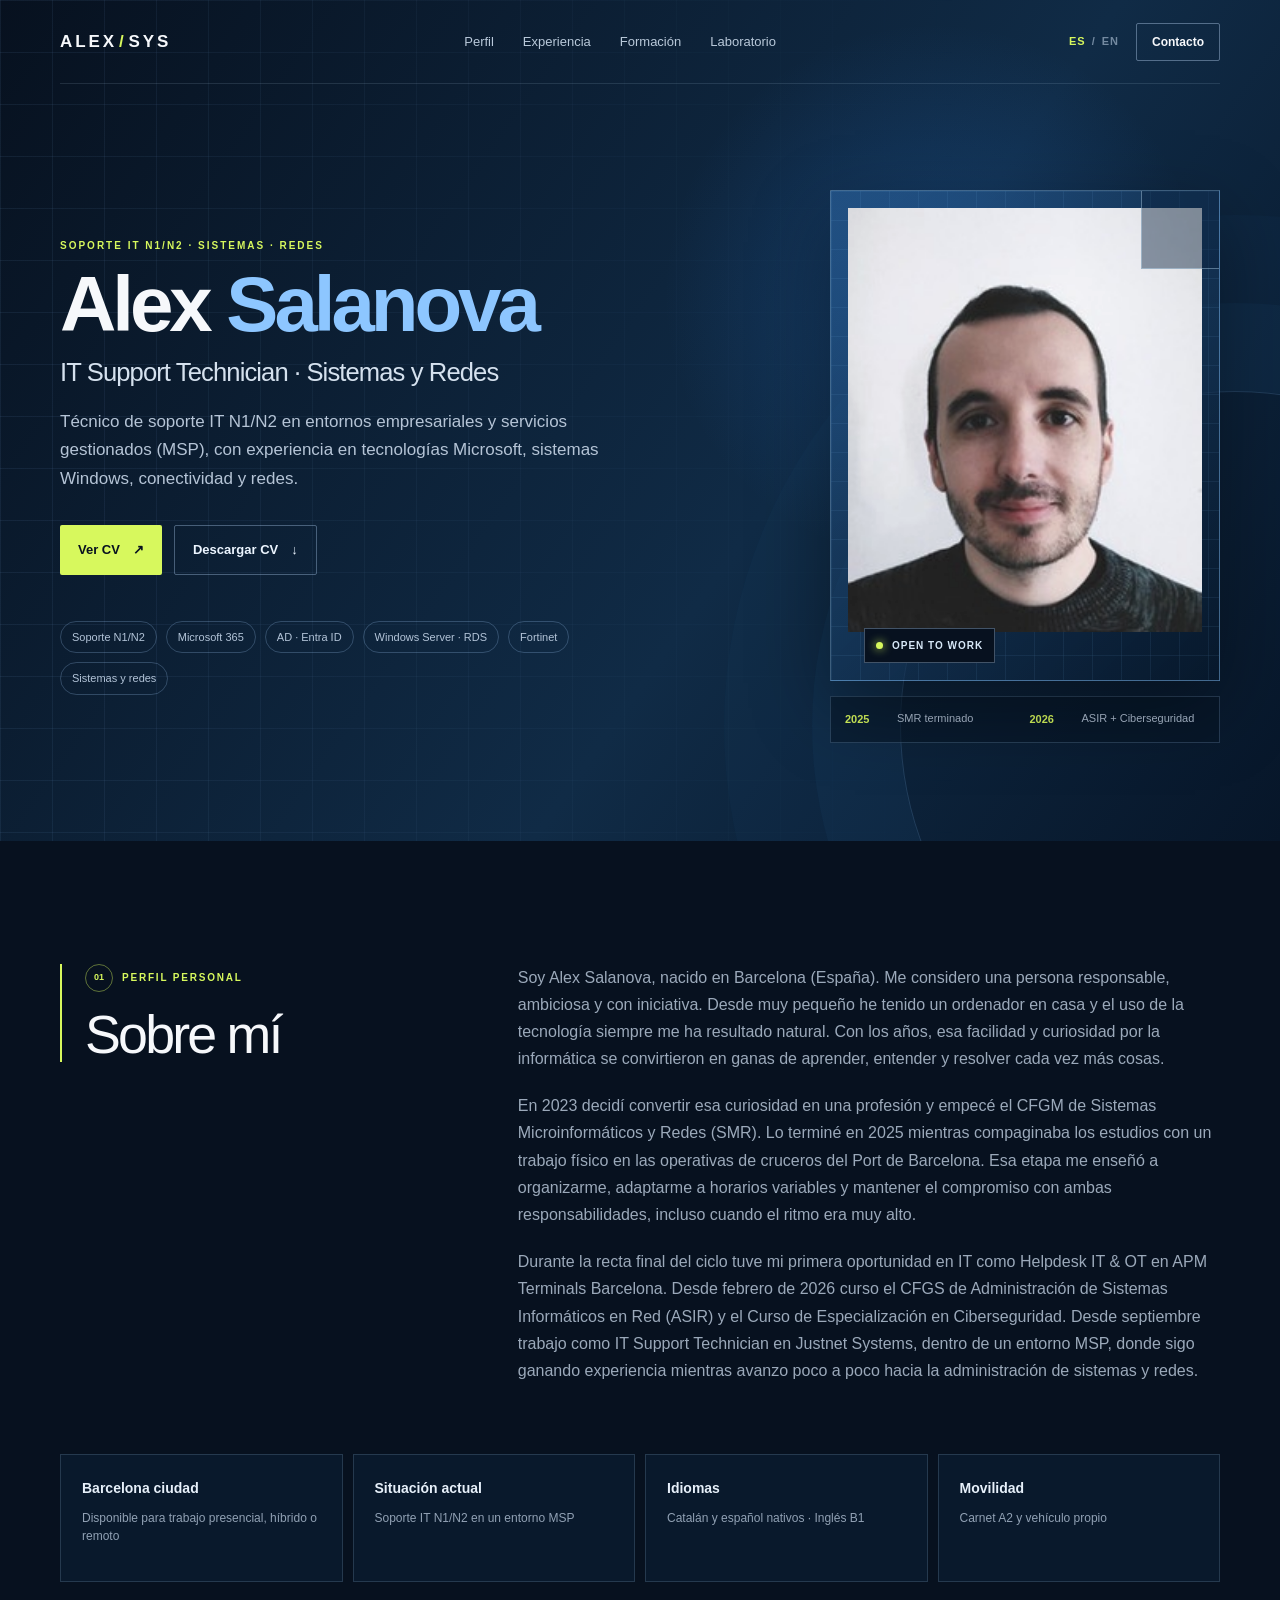
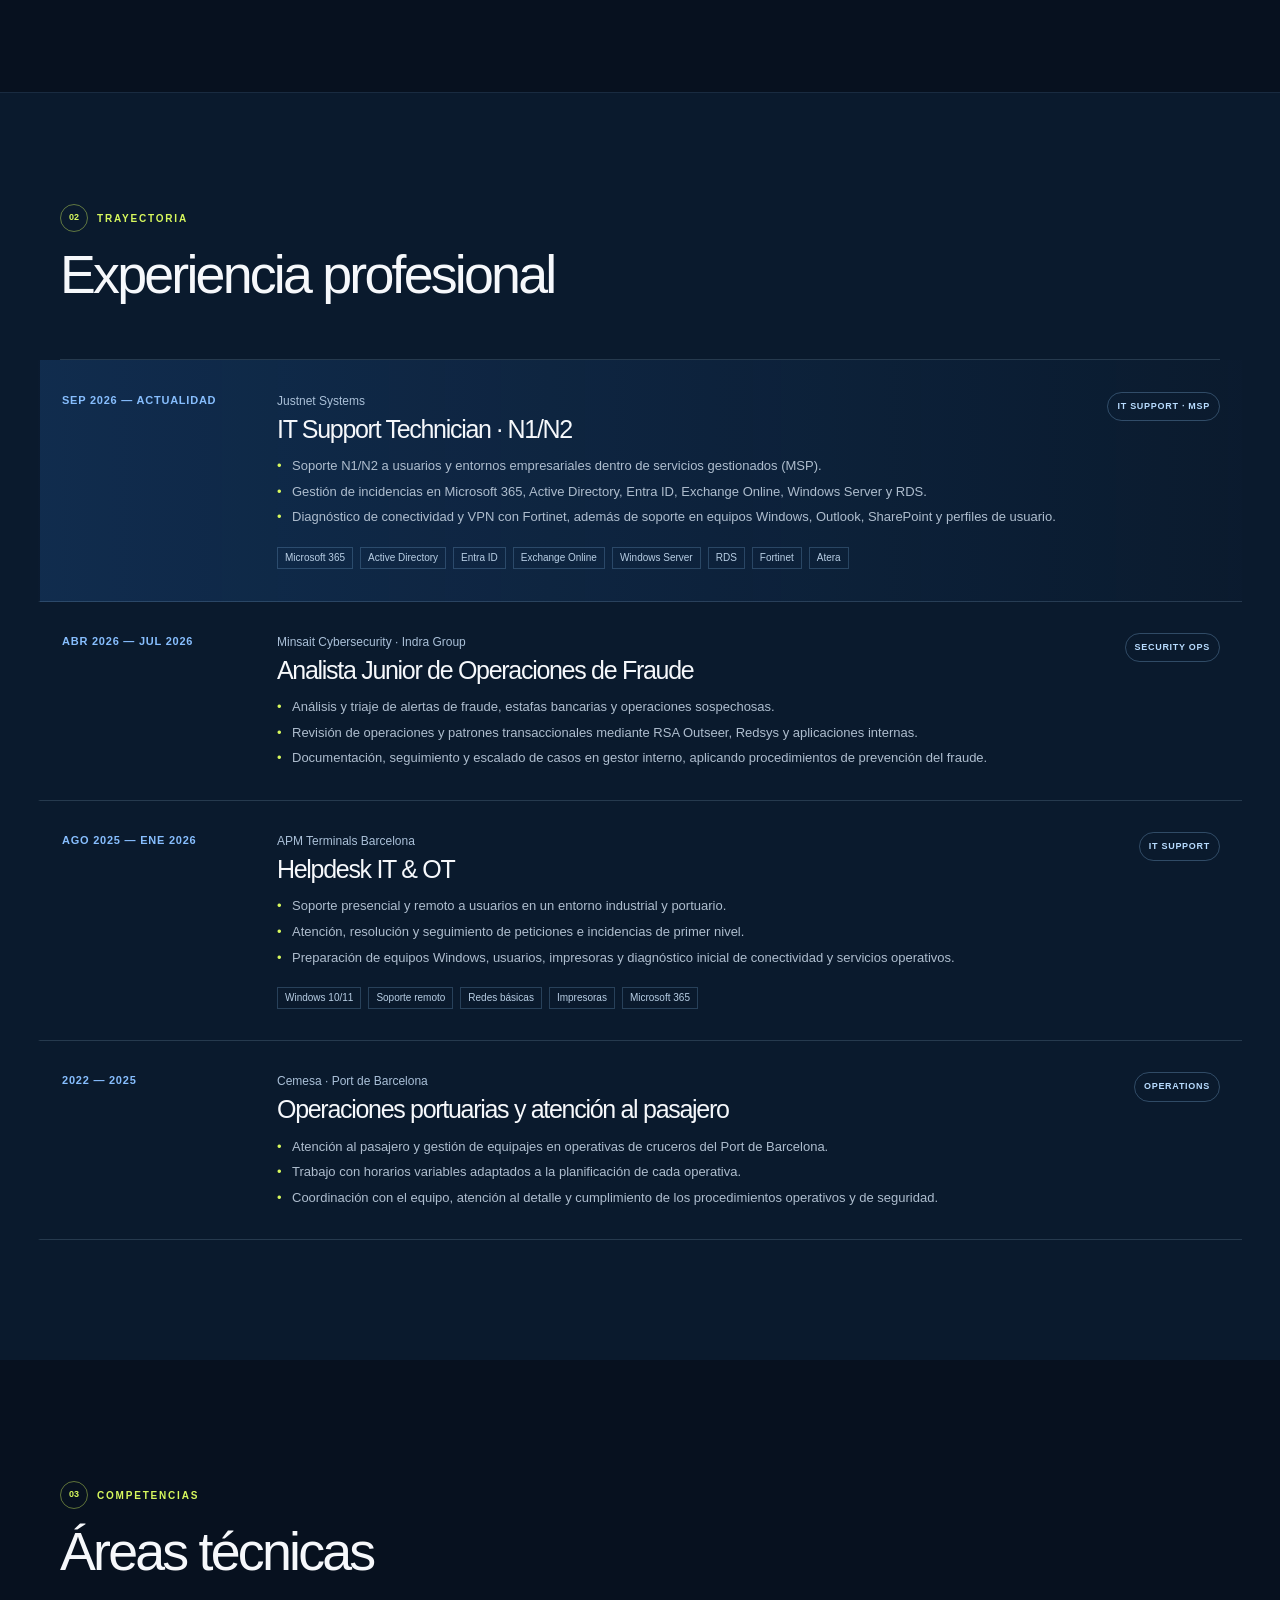
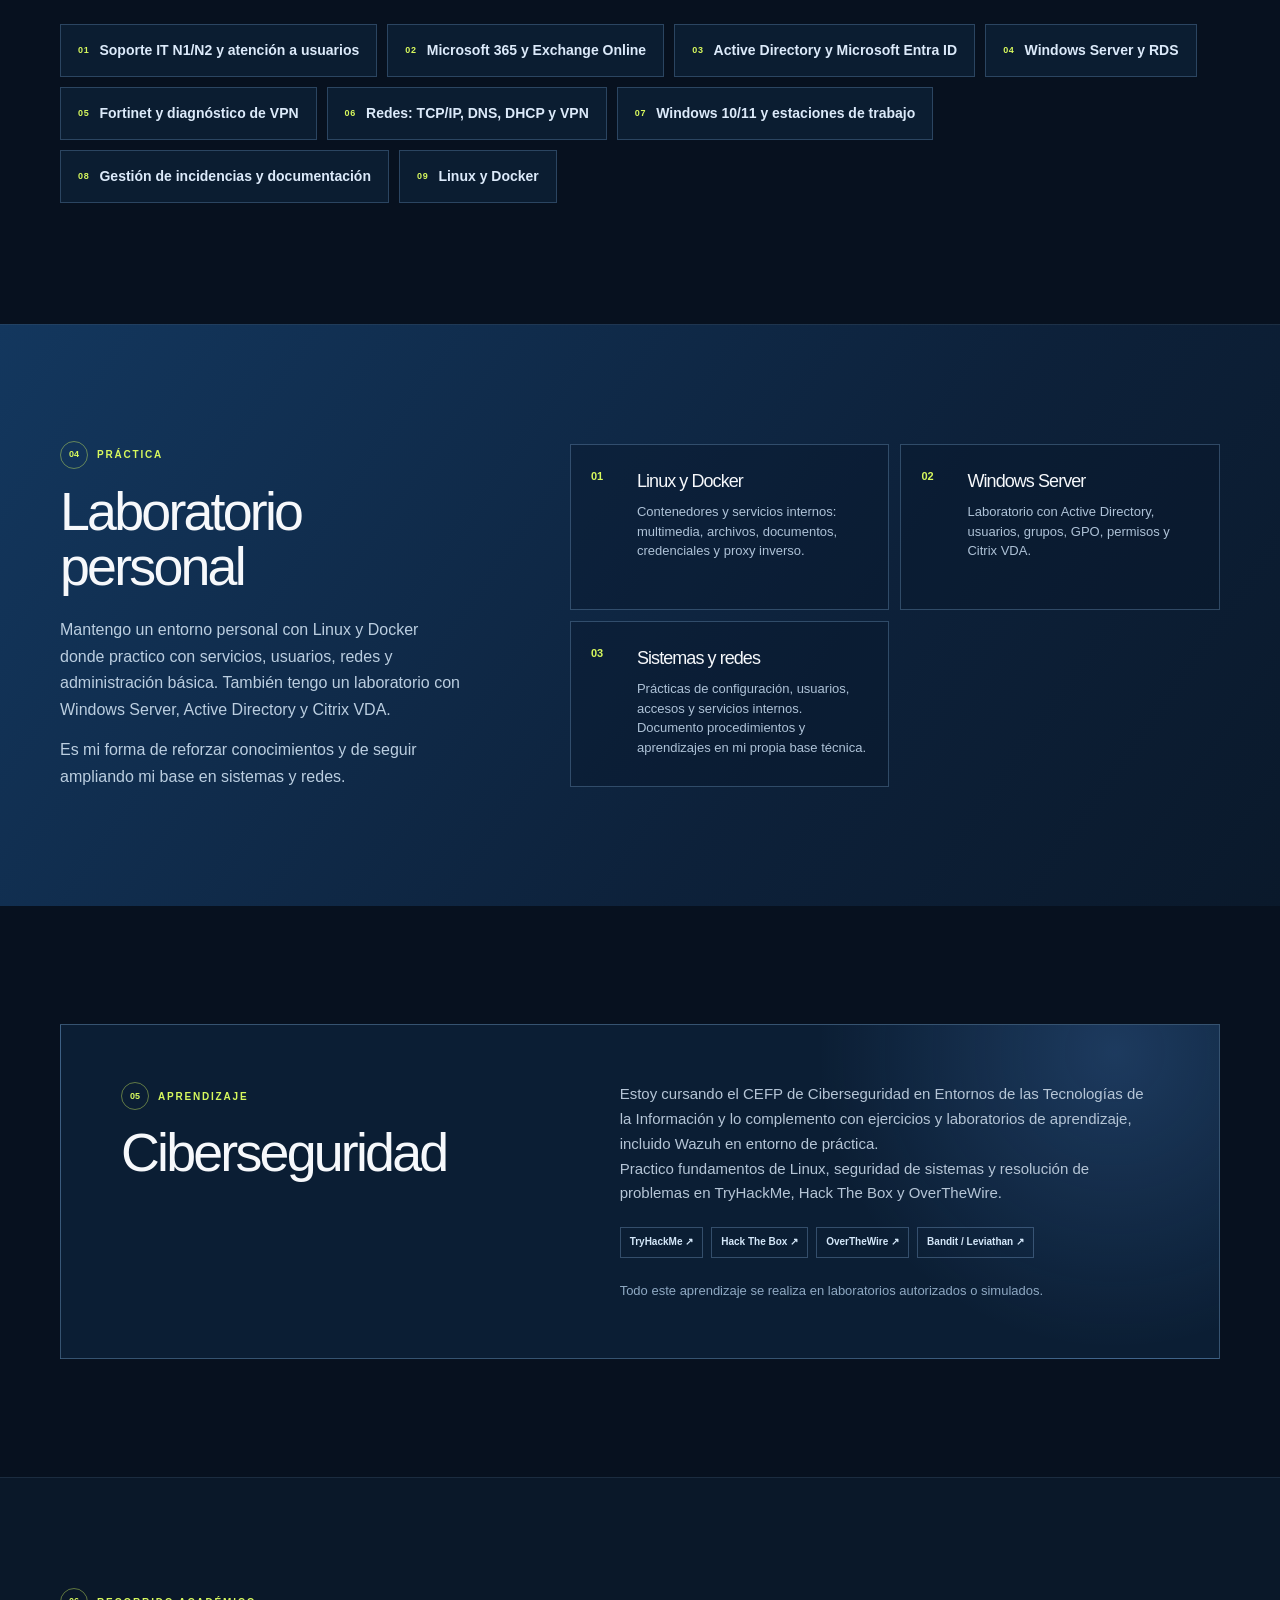
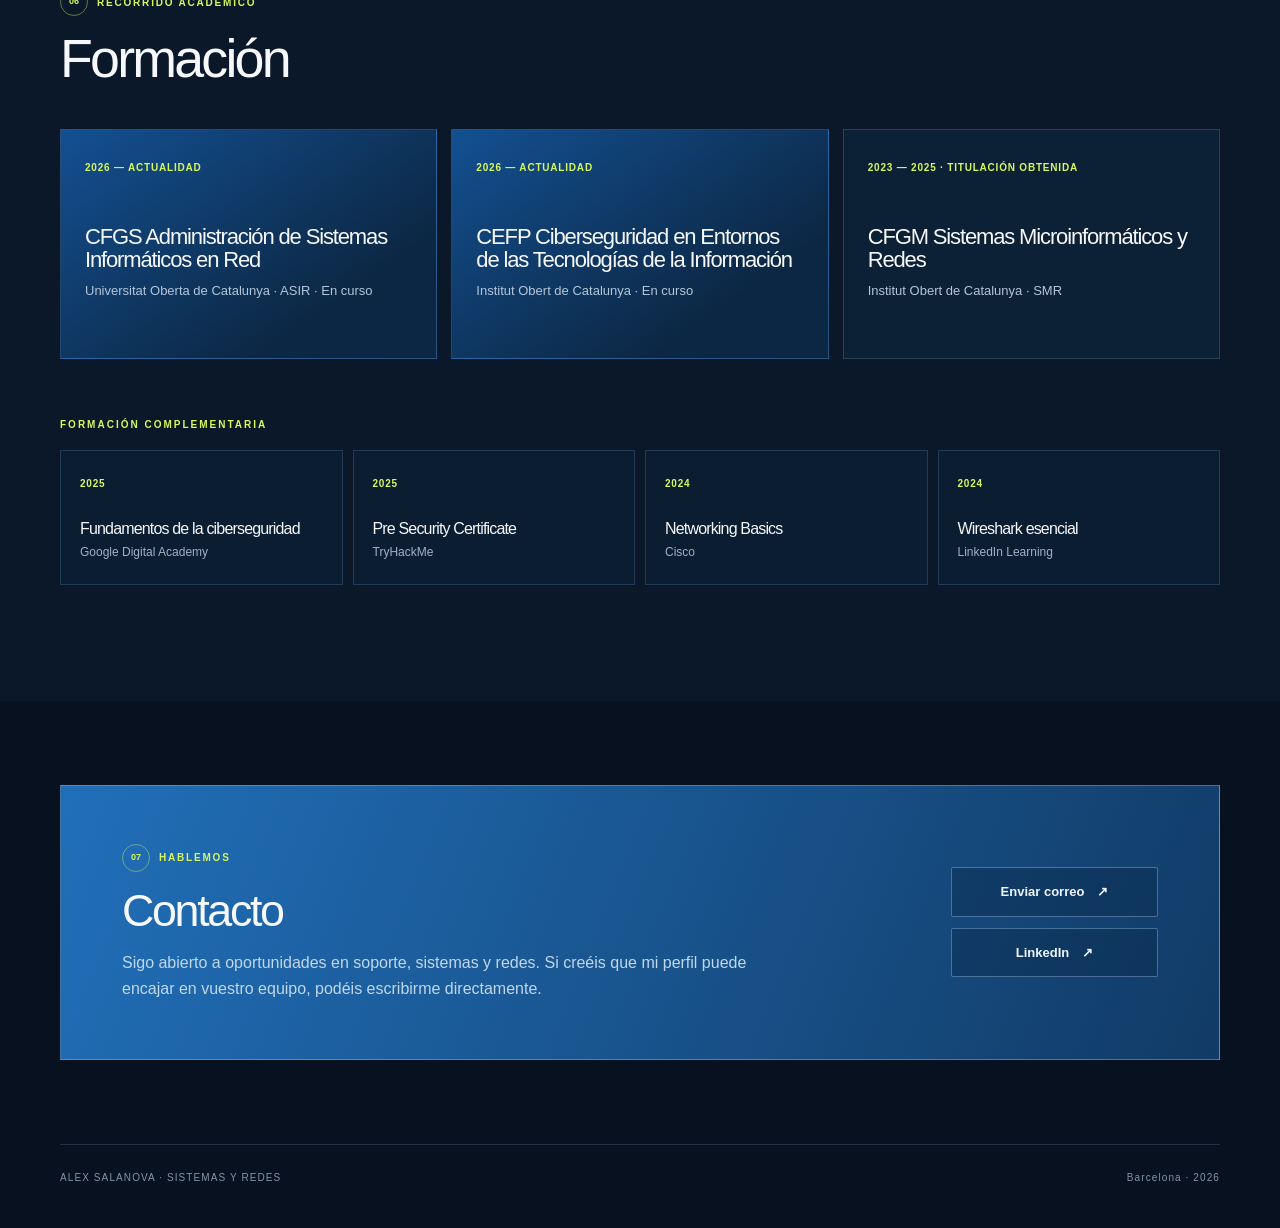
<file: index.html>
<!DOCTYPE html><html lang="es"><head><meta charSet="utf-8"/><meta name="viewport" content="width=device-width, initial-scale=1"/><link rel="preload" href="/alex-salanova.jpg" as="image"/><link rel="stylesheet" href="/assets/site.css"><title>Alex Salanova | Sistemas y Redes</title><meta name="description" content="Portfolio profesional de Alex Salanova, técnico de soporte IT N1/N2 con experiencia en Microsoft 365, Active Directory, Entra ID, Windows Server y redes."/><meta property="og:title" content="Alex Salanova | Sistemas y Redes"/><meta property="og:description" content="Soporte IT N1/N2, Microsoft 365, Active Directory, Windows Server y redes."/><meta property="og:image" content="http://localhost:3003/og.png"/><meta name="twitter:card" content="summary_large_image"/><meta name="twitter:title" content="Alex Salanova | Sistemas y Redes"/><meta name="twitter:description" content="Soporte IT N1/N2, Microsoft 365, Active Directory, Windows Server y redes."/><meta name="twitter:image" content="http://localhost:3003/og.png"/><link rel="shortcut icon" href="/favicon.svg"/><link rel="icon" href="/favicon.svg"/>
</head><body><main lang="es"><section class="hero" id="inicio"><nav class="nav shell" aria-label="Navegación principal"><a class="brand" href="#inicio" aria-label="Ir al inicio">ALEX<span>/</span>SYS</a><div class="nav-links"><a href="#perfil">Perfil</a><a href="#experiencia">Experiencia</a><a href="#formacion">Formación</a><a href="#laboratorio">Laboratorio</a></div><div class="nav-right"><div class="language-switch" aria-label="Cambiar idioma"><a href="/" class="active">ES</a><span>/</span><a href="/en" class="">EN</a></div><a class="nav-cta" href="#contacto">Contacto</a></div></nav><div class="shell hero-grid"><div class="hero-copy"><p class="eyebrow">SOPORTE IT N1/N2 · SISTEMAS · REDES</p><h1 class="hero-name"><span class="name-word name-first"><i class="name-letter" data-letter="A" data-order="0">A</i><i class="name-letter" data-letter="l" data-order="1">l</i><i class="name-letter" data-letter="e" data-order="2">e</i><i class="name-letter" data-letter="x" data-order="3">x</i></span> <span class="name-word name-last"><i class="name-letter" data-letter="S" data-order="4">S</i><i class="name-letter" data-letter="a" data-order="5">a</i><i class="name-letter" data-letter="l" data-order="6">l</i><i class="name-letter" data-letter="a" data-order="7">a</i><i class="name-letter" data-letter="n" data-order="8">n</i><i class="name-letter" data-letter="o" data-order="9">o</i><i class="name-letter" data-letter="v" data-order="10">v</i><i class="name-letter" data-letter="a" data-order="11">a</i></span><small>IT Support Technician · Sistemas y Redes</small></h1><p class="hero-text">Técnico de soporte IT N1/N2 en entornos empresariales y servicios gestionados (MSP), con experiencia en tecnologías Microsoft, sistemas Windows, conectividad y redes.</p><div class="hero-actions"><a class="button primary" href="/cv-alex-salanova-public.pdf" target="_blank" rel="noreferrer">Ver CV<!-- --> <span>↗</span></a><a class="button secondary" href="/cv-alex-salanova-public.pdf" download="">Descargar CV<!-- --> <span>↓</span></a></div><div class="hero-meta"><span>Soporte N1/N2</span><span>Microsoft 365</span><span>AD · Entra ID</span><span>Windows Server · RDS</span><span>Fortinet</span><span>Sistemas y redes</span></div></div><div class="hero-profile" aria-label="Perfil profesional de Alex Salanova"><div class="photo-frame"><div class="photo-grid"></div><img src="/alex-salanova.jpg" alt="Alex Salanova"/><div class="photo-label"><i></i> OPEN TO WORK</div></div><div class="profile-strip"><span>2025</span><p>SMR terminado</p><span>2026</span><p>ASIR + Ciberseguridad</p></div></div></div></section><section class="intro shell" id="perfil"><div class="section-title"><p><span>01</span>PERFIL PERSONAL</p><h2>Sobre mí</h2></div><div class="intro-copy intro-story"><p>Soy Alex Salanova, nacido en Barcelona (España). Me considero una persona responsable, ambiciosa y con iniciativa. Desde muy pequeño he tenido un ordenador en casa y el uso de la tecnología siempre me ha resultado natural. Con los años, esa facilidad y curiosidad por la informática se convirtieron en ganas de aprender, entender y resolver cada vez más cosas.</p><p>En 2023 decidí convertir esa curiosidad en una profesión y empecé el CFGM de Sistemas Microinformáticos y Redes (SMR). Lo terminé en 2025 mientras compaginaba los estudios con un trabajo físico en las operativas de cruceros del Port de Barcelona. Esa etapa me enseñó a organizarme, adaptarme a horarios variables y mantener el compromiso con ambas responsabilidades, incluso cuando el ritmo era muy alto.</p><p>Durante la recta final del ciclo tuve mi primera oportunidad en IT como Helpdesk IT &amp; OT en APM Terminals Barcelona. Desde febrero de 2026 curso el CFGS de Administración de Sistemas Informáticos en Red (ASIR) y el Curso de Especialización en Ciberseguridad. Desde septiembre trabajo como IT Support Technician en Justnet Systems, dentro de un entorno MSP, donde sigo ganando experiencia mientras avanzo poco a poco hacia la administración de sistemas y redes.</p></div><div class="facts-grid" aria-label="Datos profesionales"><div><b>Barcelona ciudad</b><span>Disponible para trabajo presencial, híbrido o remoto</span></div><div><b>Situación actual</b><span>Soporte IT N1/N2 en un entorno MSP</span></div><div><b>Idiomas</b><span>Catalán y español nativos · Inglés B1</span></div><div><b>Movilidad</b><span>Carnet A2 y vehículo propio</span></div></div></section><section class="experience" id="experiencia"><div class="shell"><div class="section-title"><p><span>02</span>TRAYECTORIA</p><h2>Experiencia profesional</h2></div><div class="timeline"><article class="timeline-item featured"><div class="date">SEP 2026 — ACTUALIDAD</div><div class="role"><p>Justnet Systems</p><h3>IT Support Technician · N1/N2</h3><ul><li>Soporte N1/N2 a usuarios y entornos empresariales dentro de servicios gestionados (MSP).</li><li>Gestión de incidencias en Microsoft 365, Active Directory, Entra ID, Exchange Online, Windows Server y RDS.</li><li>Diagnóstico de conectividad y VPN con Fortinet, además de soporte en equipos Windows, Outlook, SharePoint y perfiles de usuario.</li></ul><div class="tool-row" aria-label="Tecnologías de trabajo"><span>Microsoft 365</span><span>Active Directory</span><span>Entra ID</span><span>Exchange Online</span><span>Windows Server</span><span>RDS</span><span>Fortinet</span><span>Atera</span></div></div><span class="timeline-tag">IT SUPPORT · MSP</span></article><article class="timeline-item"><div class="date">ABR 2026 — JUL 2026</div><div class="role"><p>Minsait Cybersecurity · Indra Group</p><h3>Analista Junior de Operaciones de Fraude</h3><ul><li>Análisis y triaje de alertas de fraude, estafas bancarias y operaciones sospechosas.</li><li>Revisión de operaciones y patrones transaccionales mediante RSA Outseer, Redsys y aplicaciones internas.</li><li>Documentación, seguimiento y escalado de casos en gestor interno, aplicando procedimientos de prevención del fraude.</li></ul></div><span class="timeline-tag">SECURITY OPS</span></article><article class="timeline-item"><div class="date">AGO 2025 — ENE 2026</div><div class="role"><p>APM Terminals Barcelona</p><h3>Helpdesk IT &amp; OT</h3><ul><li>Soporte presencial y remoto a usuarios en un entorno industrial y portuario.</li><li>Atención, resolución y seguimiento de peticiones e incidencias de primer nivel.</li><li>Preparación de equipos Windows, usuarios, impresoras y diagnóstico inicial de conectividad y servicios operativos.</li></ul><div class="tool-row" aria-label="Entornos de trabajo"><span>Windows 10/11</span><span>Soporte remoto</span><span>Redes básicas</span><span>Impresoras</span><span>Microsoft 365</span></div></div><span class="timeline-tag">IT SUPPORT</span></article><article class="timeline-item"><div class="date">2022 — 2025</div><div class="role"><p>Cemesa · <!-- -->Port de Barcelona</p><h3>Operaciones portuarias y atención al pasajero</h3><ul><li>Atención al pasajero y gestión de equipajes en operativas de cruceros del Port de Barcelona.</li><li>Trabajo con horarios variables adaptados a la planificación de cada operativa.</li><li>Coordinación con el equipo, atención al detalle y cumplimiento de los procedimientos operativos y de seguridad.</li></ul></div><span class="timeline-tag">OPERATIONS</span></article></div></div></section><section class="skills-section shell"><div class="skills-heading"><div class="section-title"><p><span>03</span>COMPETENCIAS</p><h2>Áreas técnicas</h2></div></div><div class="skill-cloud"><span><i>01</i>Soporte IT N1/N2 y atención a usuarios</span><span><i>02</i>Microsoft 365 y Exchange Online</span><span><i>03</i>Active Directory y Microsoft Entra ID</span><span><i>04</i>Windows Server y RDS</span><span><i>05</i>Fortinet y diagnóstico de VPN</span><span><i>06</i>Redes: TCP/IP, DNS, DHCP y VPN</span><span><i>07</i>Windows 10/11 y estaciones de trabajo</span><span><i>08</i>Gestión de incidencias y documentación</span><span><i>09</i>Linux y Docker</span></div></section><section class="lab-section" id="laboratorio"><div class="shell lab-layout"><div class="lab-copy"><div class="section-title"><p><span>04</span>PRÁCTICA</p><h2>Laboratorio personal</h2></div><p>Mantengo un entorno personal con Linux y Docker donde practico con servicios, usuarios, redes y administración básica. También tengo un laboratorio con Windows Server, Active Directory y Citrix VDA.</p><p>Es mi forma de reforzar conocimientos y de seguir ampliando mi base en sistemas y redes.</p></div><div class="lab-cards"><article><span>01</span><div><h3>Linux y Docker</h3><p>Contenedores y servicios internos: multimedia, archivos, documentos, credenciales y proxy inverso.</p></div></article><article><span>02</span><div><h3>Windows Server</h3><p>Laboratorio con Active Directory, usuarios, grupos, GPO, permisos y Citrix VDA.</p></div></article><article><span>03</span><div><h3>Sistemas y redes</h3><p>Prácticas de configuración, usuarios, accesos y servicios internos. Documento procedimientos y aprendizajes en mi propia base técnica.</p></div></article></div></div></section><section class="cyber-section shell"><div class="cyber-panel"><div><div class="section-title"><p><span>05</span>APRENDIZAJE</p><h2>Ciberseguridad</h2></div></div><div class="cyber-copy"><p>Estoy cursando el CEFP de Ciberseguridad en Entornos de las Tecnologías de la Información y lo complemento con ejercicios y laboratorios de aprendizaje, incluido Wazuh en entorno de práctica.</p><p>Practico fundamentos de Linux, seguridad de sistemas y resolución de problemas en TryHackMe, Hack The Box y OverTheWire.</p><div class="cyber-tags"><a href="https://tryhackme.com/" target="_blank" rel="noreferrer">TryHackMe ↗</a><a href="https://www.hackthebox.com/" target="_blank" rel="noreferrer">Hack The Box ↗</a><a href="https://overthewire.org/wargames/" target="_blank" rel="noreferrer">OverTheWire ↗</a><a href="https://overthewire.org/wargames/" target="_blank" rel="noreferrer">Bandit / Leviathan ↗</a></div><p class="cyber-note">Todo este aprendizaje se realiza en laboratorios autorizados o simulados.</p></div></div></section><section class="education-section" id="formacion"><div class="shell"><div class="section-title"><p><span>06</span>RECORRIDO ACADÉMICO</p><h2>Formación</h2></div><div class="education-grid"><article class="current"><span>2026 — ACTUALIDAD</span><h3>CFGS Administración de Sistemas Informáticos en Red</h3><p>Universitat Oberta de Catalunya · ASIR · <!-- -->En curso</p></article><article class="current"><span>2026 — ACTUALIDAD</span><h3>CEFP Ciberseguridad en Entornos de las Tecnologías de la Información</h3><p>Institut Obert de Catalunya · <!-- -->En curso</p></article><article><span>2023 — 2025 · TITULACIÓN OBTENIDA</span><h3>CFGM Sistemas Microinformáticos y Redes</h3><p>Institut Obert de Catalunya · SMR</p></article></div><div class="course-block"><p class="section-label">FORMACIÓN COMPLEMENTARIA</p><div class="course-list"><article><span>2025</span><h3>Fundamentos de la ciberseguridad</h3><p>Google Digital Academy</p></article><article><span>2025</span><h3>Pre Security Certificate</h3><p>TryHackMe</p></article><article><span>2024</span><h3>Networking Basics</h3><p>Cisco</p></article><article><span>2024</span><h3>Wireshark esencial</h3><p>LinkedIn Learning</p></article></div></div></div></section><section class="contact-section" id="contacto"><div class="shell contact-card"><div><div class="section-title compact"><p><span>07</span>HABLEMOS</p><h2>Contacto</h2></div><p>Sigo abierto a oportunidades en soporte, sistemas y redes. Si creéis que mi perfil puede encajar en vuestro equipo, podéis escribirme directamente.</p></div><div class="contact-actions"><a class="button primary" href="https://mail.google.com/mail/?view=cm&amp;fs=1&amp;to=alex.salanova%40gmail.com" target="_blank" rel="noreferrer">Enviar correo<!-- --> <span>↗</span></a><a class="button secondary" href="https://www.linkedin.com/in/alex-salanova" target="_blank" rel="noreferrer">LinkedIn <span>↗</span></a></div></div></section><footer class="shell footer"><span>ALEX SALANOVA · <!-- -->SISTEMAS Y REDES</span><span>Barcelona · 2026</span></footer></main><script src="/hero-interactions.js" defer></script></body></html>
</file>
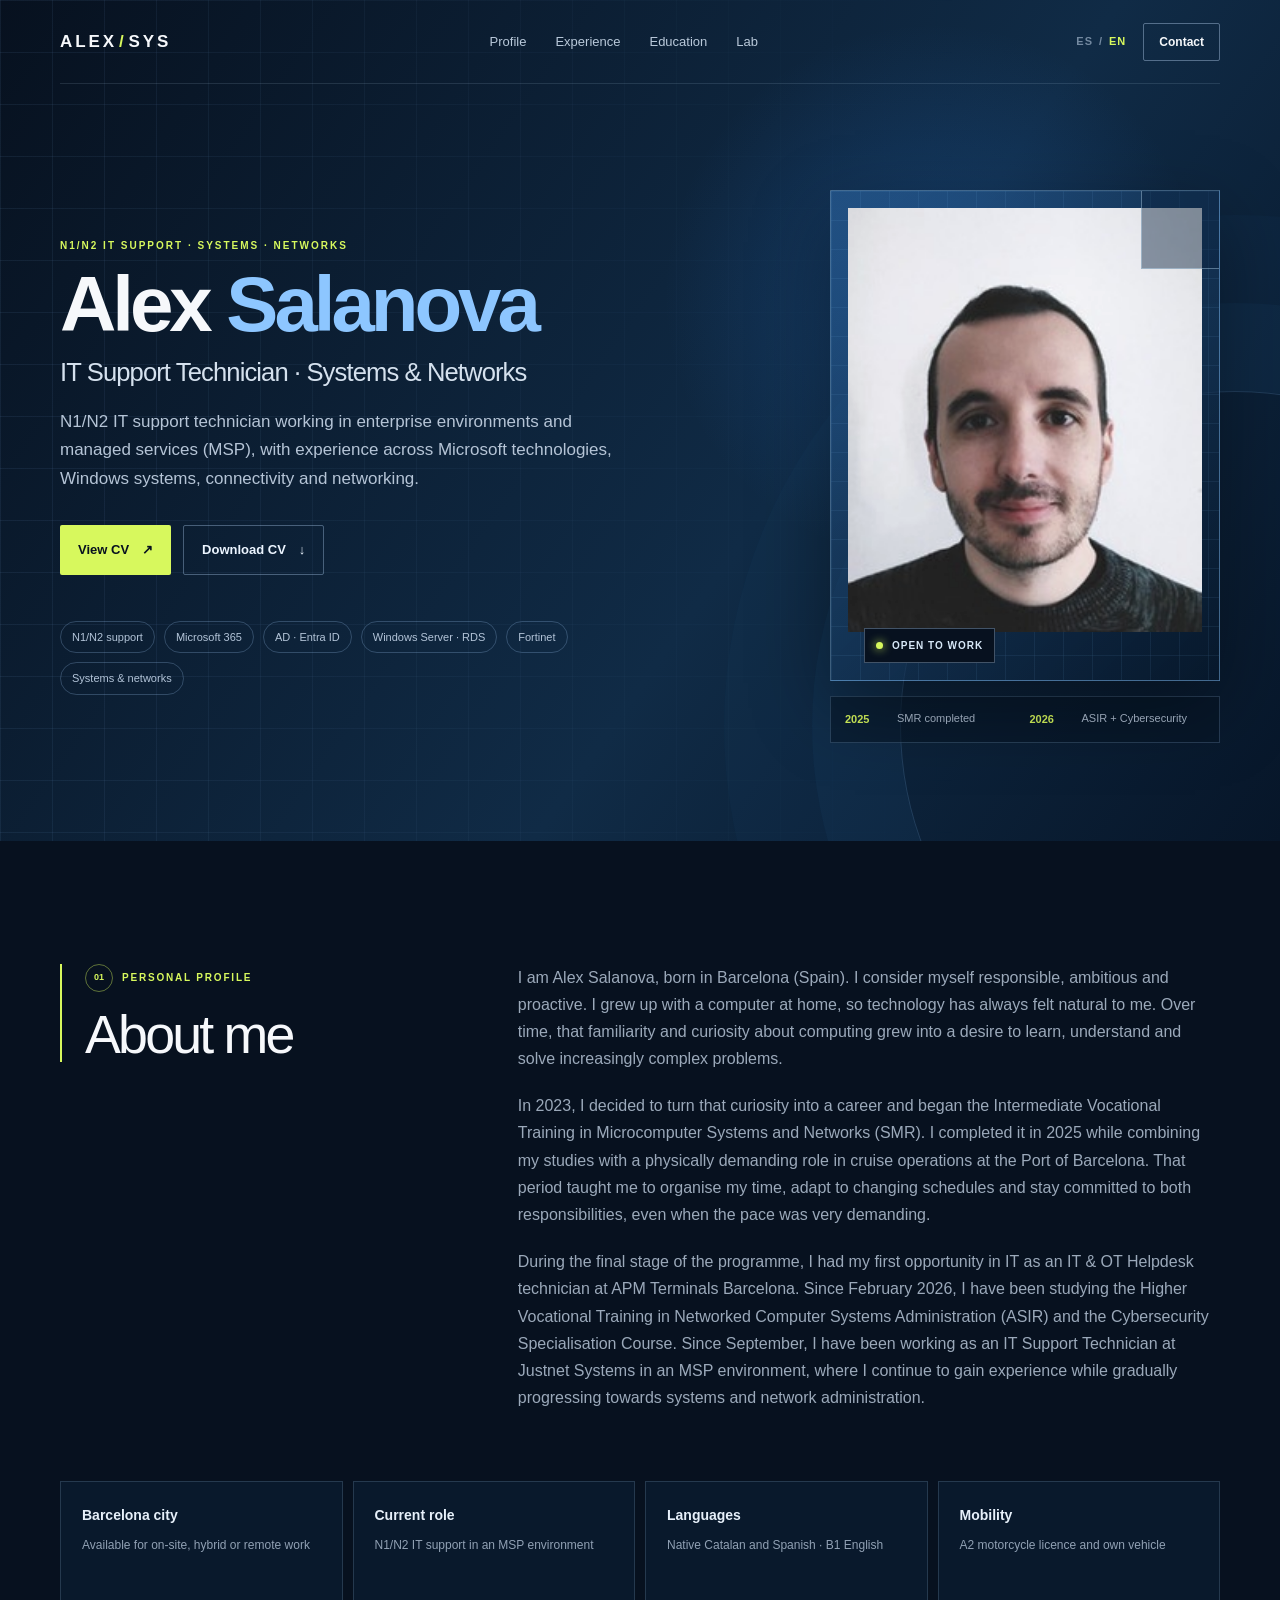
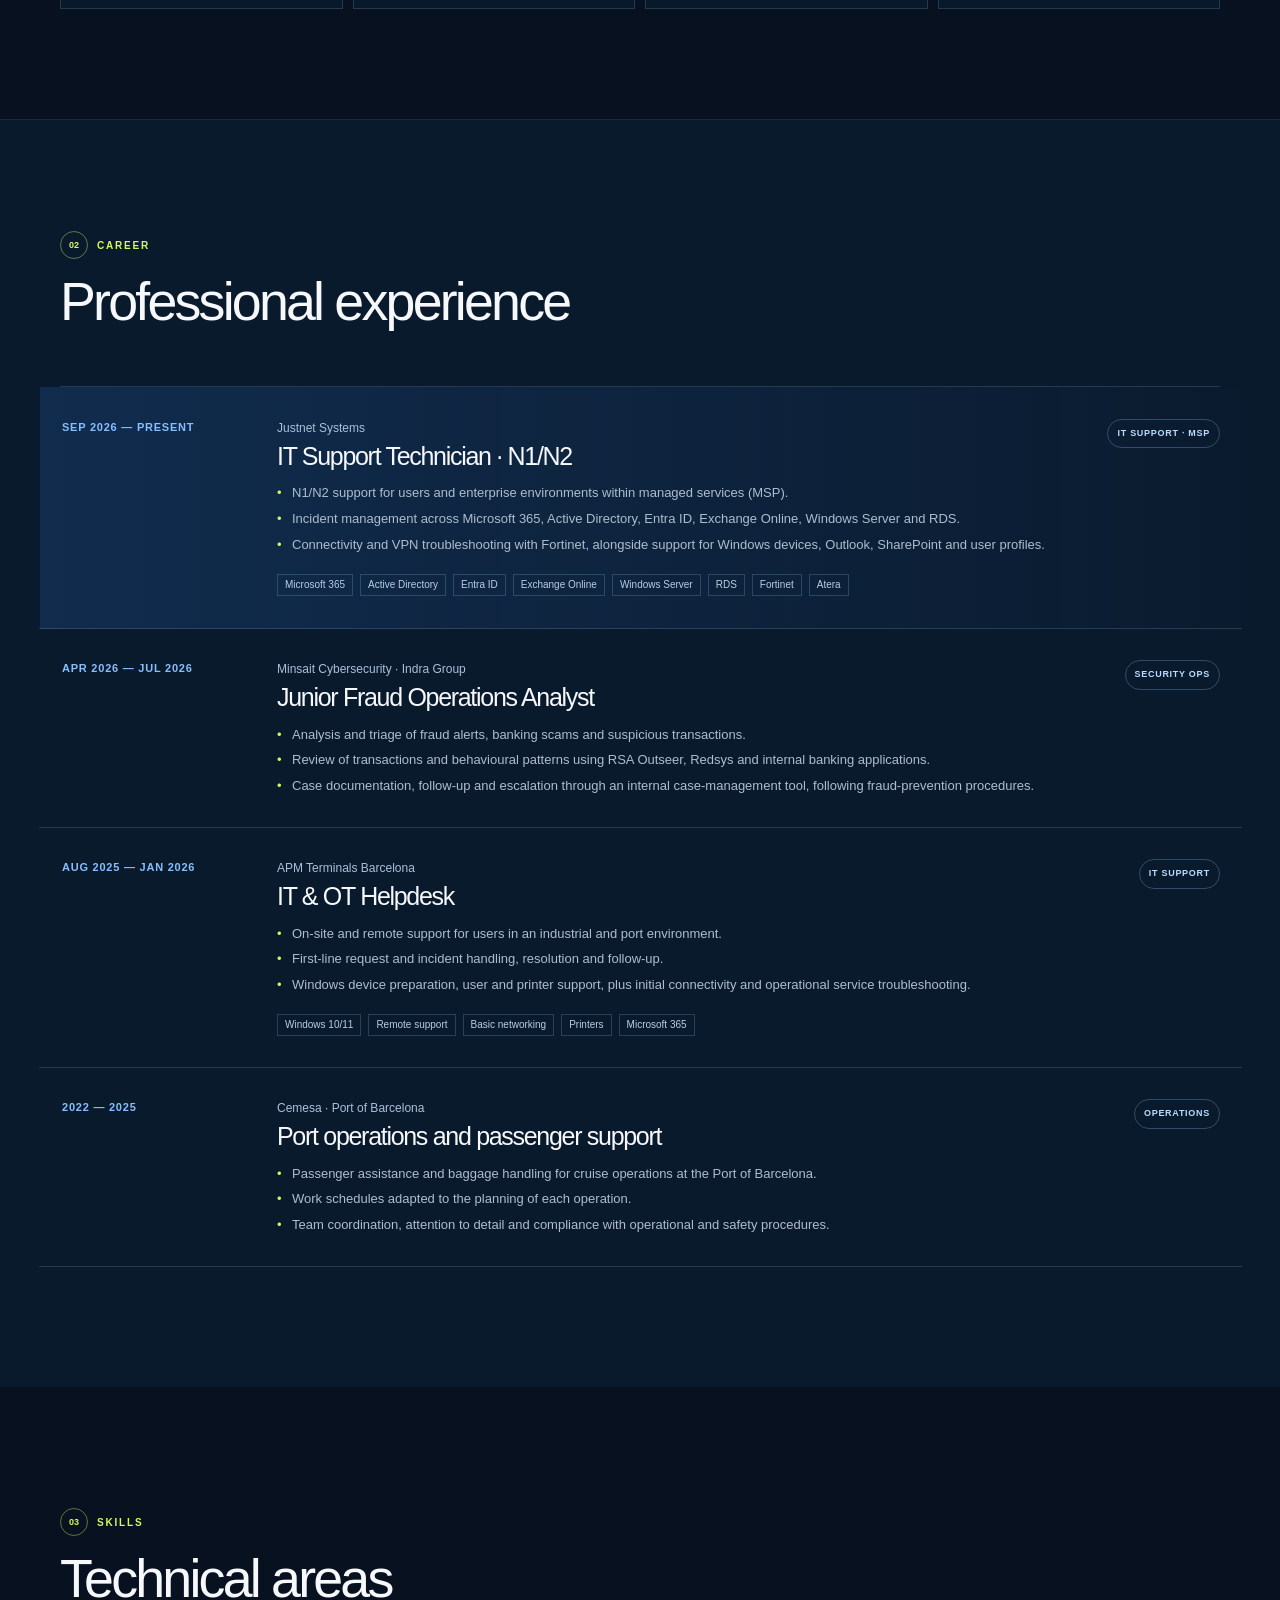
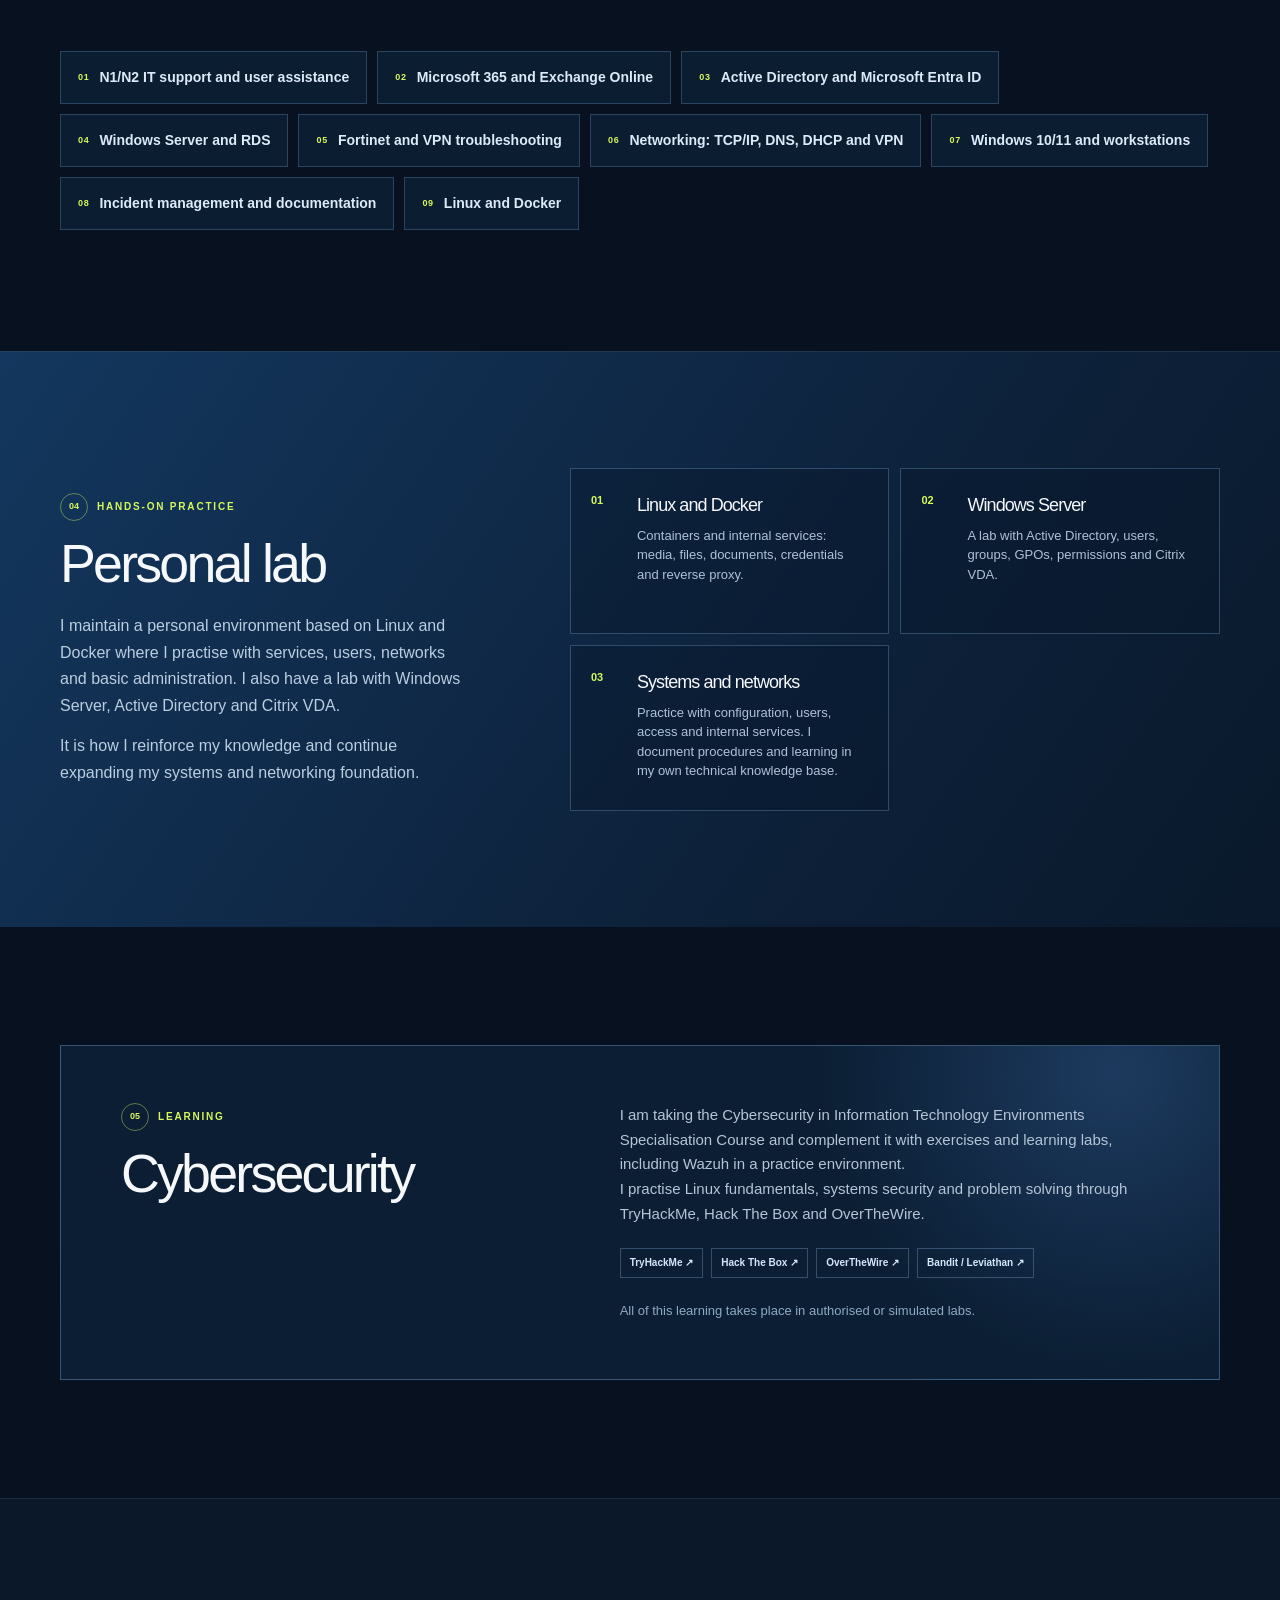
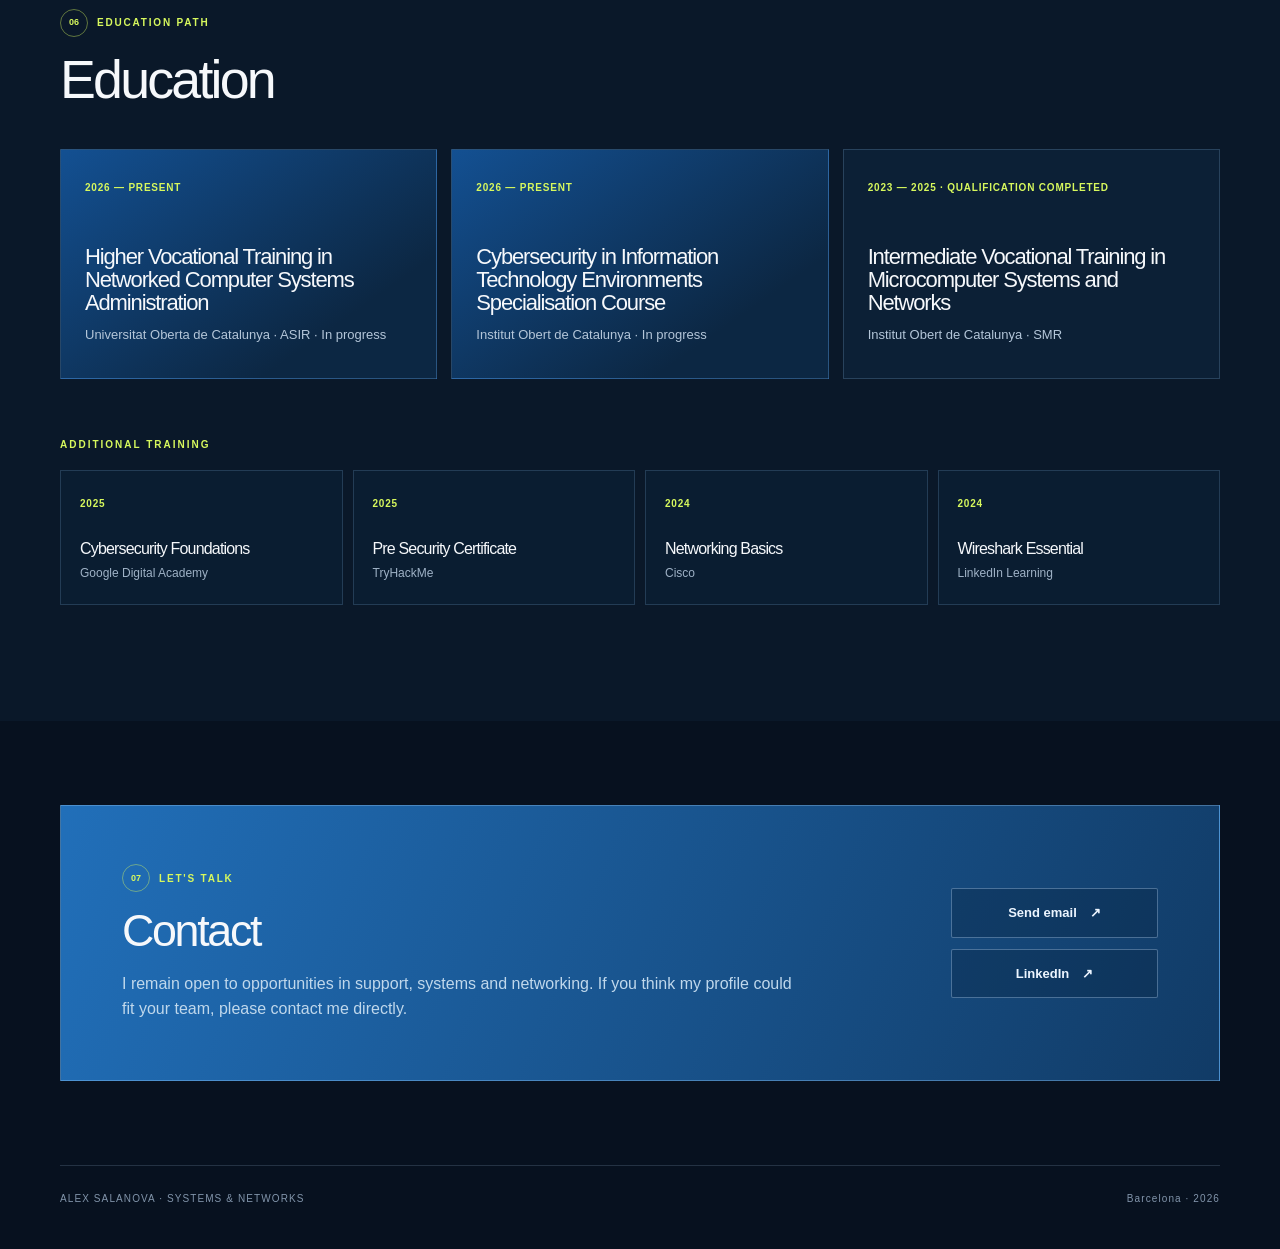
<file: en/index.html>
<!DOCTYPE html><html lang="en"><head><meta charSet="utf-8"/><meta name="viewport" content="width=device-width, initial-scale=1"/><link rel="preload" href="/alex-salanova.jpg" as="image"/><link rel="stylesheet" href="/assets/site.css"><title>Alex Salanova | Systems & Networks</title><meta name="description" content="Professional portfolio of Alex Salanova, an N1/N2 IT support technician with experience in Microsoft 365, Active Directory, Entra ID, Windows Server and networking."/><meta property="og:title" content="Alex Salanova | Systems & Networks"/><meta property="og:description" content="N1/N2 IT support, Microsoft 365, Active Directory, Windows Server and networking."/><meta property="og:image" content="http://localhost:3003/og.png"/><meta name="twitter:card" content="summary_large_image"/><meta name="twitter:title" content="Alex Salanova | Systems & Networks"/><meta name="twitter:description" content="N1/N2 IT support, Microsoft 365, Active Directory, Windows Server and networking."/><meta name="twitter:image" content="http://localhost:3003/og.png"/><link rel="shortcut icon" href="/favicon.svg"/><link rel="icon" href="/favicon.svg"/>
</head><body><main lang="en"><section class="hero" id="inicio"><nav class="nav shell" aria-label="Main navigation"><a class="brand" href="/en" aria-label="Go to homepage">ALEX<span>/</span>SYS</a><div class="nav-links"><a href="#perfil">Profile</a><a href="#experiencia">Experience</a><a href="#formacion">Education</a><a href="#laboratorio">Lab</a></div><div class="nav-right"><div class="language-switch" aria-label="Change language"><a href="/" class="">ES</a><span>/</span><a href="/en" class="active">EN</a></div><a class="nav-cta" href="#contacto">Contact</a></div></nav><div class="shell hero-grid"><div class="hero-copy"><p class="eyebrow">N1/N2 IT SUPPORT · SYSTEMS · NETWORKS</p><h1 class="hero-name"><span class="name-word name-first"><i class="name-letter" data-letter="A" data-order="0">A</i><i class="name-letter" data-letter="l" data-order="1">l</i><i class="name-letter" data-letter="e" data-order="2">e</i><i class="name-letter" data-letter="x" data-order="3">x</i></span> <span class="name-word name-last"><i class="name-letter" data-letter="S" data-order="4">S</i><i class="name-letter" data-letter="a" data-order="5">a</i><i class="name-letter" data-letter="l" data-order="6">l</i><i class="name-letter" data-letter="a" data-order="7">a</i><i class="name-letter" data-letter="n" data-order="8">n</i><i class="name-letter" data-letter="o" data-order="9">o</i><i class="name-letter" data-letter="v" data-order="10">v</i><i class="name-letter" data-letter="a" data-order="11">a</i></span><small>IT Support Technician · Systems &amp; Networks</small></h1><p class="hero-text">N1/N2 IT support technician working in enterprise environments and managed services (MSP), with experience across Microsoft technologies, Windows systems, connectivity and networking.</p><div class="hero-actions"><a class="button primary" href="/cv-alex-salanova-public.pdf" target="_blank" rel="noreferrer">View CV<!-- --> <span>↗</span></a><a class="button secondary" href="/cv-alex-salanova-public.pdf" download="">Download CV<!-- --> <span>↓</span></a></div><div class="hero-meta"><span>N1/N2 support</span><span>Microsoft 365</span><span>AD · Entra ID</span><span>Windows Server · RDS</span><span>Fortinet</span><span>Systems &amp; networks</span></div></div><div class="hero-profile" aria-label="Professional profile of Alex Salanova"><div class="photo-frame"><div class="photo-grid"></div><img src="/alex-salanova.jpg" alt="Alex Salanova"/><div class="photo-label"><i></i> OPEN TO WORK</div></div><div class="profile-strip"><span>2025</span><p>SMR completed</p><span>2026</span><p>ASIR + Cybersecurity</p></div></div></div></section><section class="intro shell" id="perfil"><div class="section-title"><p><span>01</span>PERSONAL PROFILE</p><h2>About me</h2></div><div class="intro-copy intro-story"><p>I am Alex Salanova, born in Barcelona (Spain). I consider myself responsible, ambitious and proactive. I grew up with a computer at home, so technology has always felt natural to me. Over time, that familiarity and curiosity about computing grew into a desire to learn, understand and solve increasingly complex problems.</p><p>In 2023, I decided to turn that curiosity into a career and began the Intermediate Vocational Training in Microcomputer Systems and Networks (SMR). I completed it in 2025 while combining my studies with a physically demanding role in cruise operations at the Port of Barcelona. That period taught me to organise my time, adapt to changing schedules and stay committed to both responsibilities, even when the pace was very demanding.</p><p>During the final stage of the programme, I had my first opportunity in IT as an IT &amp; OT Helpdesk technician at APM Terminals Barcelona. Since February 2026, I have been studying the Higher Vocational Training in Networked Computer Systems Administration (ASIR) and the Cybersecurity Specialisation Course. Since September, I have been working as an IT Support Technician at Justnet Systems in an MSP environment, where I continue to gain experience while gradually progressing towards systems and network administration.</p></div><div class="facts-grid" aria-label="Professional details"><div><b>Barcelona city</b><span>Available for on-site, hybrid or remote work</span></div><div><b>Current role</b><span>N1/N2 IT support in an MSP environment</span></div><div><b>Languages</b><span>Native Catalan and Spanish · B1 English</span></div><div><b>Mobility</b><span>A2 motorcycle licence and own vehicle</span></div></div></section><section class="experience" id="experiencia"><div class="shell"><div class="section-title"><p><span>02</span>CAREER</p><h2>Professional experience</h2></div><div class="timeline"><article class="timeline-item featured"><div class="date">SEP 2026 — PRESENT</div><div class="role"><p>Justnet Systems</p><h3>IT Support Technician · N1/N2</h3><ul><li>N1/N2 support for users and enterprise environments within managed services (MSP).</li><li>Incident management across Microsoft 365, Active Directory, Entra ID, Exchange Online, Windows Server and RDS.</li><li>Connectivity and VPN troubleshooting with Fortinet, alongside support for Windows devices, Outlook, SharePoint and user profiles.</li></ul><div class="tool-row" aria-label="Work technologies"><span>Microsoft 365</span><span>Active Directory</span><span>Entra ID</span><span>Exchange Online</span><span>Windows Server</span><span>RDS</span><span>Fortinet</span><span>Atera</span></div></div><span class="timeline-tag">IT SUPPORT · MSP</span></article><article class="timeline-item"><div class="date">APR 2026 — JUL 2026</div><div class="role"><p>Minsait Cybersecurity · Indra Group</p><h3>Junior Fraud Operations Analyst</h3><ul><li>Analysis and triage of fraud alerts, banking scams and suspicious transactions.</li><li>Review of transactions and behavioural patterns using RSA Outseer, Redsys and internal banking applications.</li><li>Case documentation, follow-up and escalation through an internal case-management tool, following fraud-prevention procedures.</li></ul></div><span class="timeline-tag">SECURITY OPS</span></article><article class="timeline-item"><div class="date">AUG 2025 — JAN 2026</div><div class="role"><p>APM Terminals Barcelona</p><h3>IT &amp; OT Helpdesk</h3><ul><li>On-site and remote support for users in an industrial and port environment.</li><li>First-line request and incident handling, resolution and follow-up.</li><li>Windows device preparation, user and printer support, plus initial connectivity and operational service troubleshooting.</li></ul><div class="tool-row" aria-label="Work environments"><span>Windows 10/11</span><span>Remote support</span><span>Basic networking</span><span>Printers</span><span>Microsoft 365</span></div></div><span class="timeline-tag">IT SUPPORT</span></article><article class="timeline-item"><div class="date">2022 — 2025</div><div class="role"><p>Cemesa · <!-- -->Port of Barcelona</p><h3>Port operations and passenger support</h3><ul><li>Passenger assistance and baggage handling for cruise operations at the Port of Barcelona.</li><li>Work schedules adapted to the planning of each operation.</li><li>Team coordination, attention to detail and compliance with operational and safety procedures.</li></ul></div><span class="timeline-tag">OPERATIONS</span></article></div></div></section><section class="skills-section shell"><div class="skills-heading"><div class="section-title"><p><span>03</span>SKILLS</p><h2>Technical areas</h2></div></div><div class="skill-cloud"><span><i>01</i>N1/N2 IT support and user assistance</span><span><i>02</i>Microsoft 365 and Exchange Online</span><span><i>03</i>Active Directory and Microsoft Entra ID</span><span><i>04</i>Windows Server and RDS</span><span><i>05</i>Fortinet and VPN troubleshooting</span><span><i>06</i>Networking: TCP/IP, DNS, DHCP and VPN</span><span><i>07</i>Windows 10/11 and workstations</span><span><i>08</i>Incident management and documentation</span><span><i>09</i>Linux and Docker</span></div></section><section class="lab-section" id="laboratorio"><div class="shell lab-layout"><div class="lab-copy"><div class="section-title"><p><span>04</span>HANDS-ON PRACTICE</p><h2>Personal lab</h2></div><p>I maintain a personal environment based on Linux and Docker where I practise with services, users, networks and basic administration. I also have a lab with Windows Server, Active Directory and Citrix VDA.</p><p>It is how I reinforce my knowledge and continue expanding my systems and networking foundation.</p></div><div class="lab-cards"><article><span>01</span><div><h3>Linux and Docker</h3><p>Containers and internal services: media, files, documents, credentials and reverse proxy.</p></div></article><article><span>02</span><div><h3>Windows Server</h3><p>A lab with Active Directory, users, groups, GPOs, permissions and Citrix VDA.</p></div></article><article><span>03</span><div><h3>Systems and networks</h3><p>Practice with configuration, users, access and internal services. I document procedures and learning in my own technical knowledge base.</p></div></article></div></div></section><section class="cyber-section shell"><div class="cyber-panel"><div><div class="section-title"><p><span>05</span>LEARNING</p><h2>Cybersecurity</h2></div></div><div class="cyber-copy"><p>I am taking the Cybersecurity in Information Technology Environments Specialisation Course and complement it with exercises and learning labs, including Wazuh in a practice environment.</p><p>I practise Linux fundamentals, systems security and problem solving through TryHackMe, Hack The Box and OverTheWire.</p><div class="cyber-tags"><a href="https://tryhackme.com/" target="_blank" rel="noreferrer">TryHackMe ↗</a><a href="https://www.hackthebox.com/" target="_blank" rel="noreferrer">Hack The Box ↗</a><a href="https://overthewire.org/wargames/" target="_blank" rel="noreferrer">OverTheWire ↗</a><a href="https://overthewire.org/wargames/" target="_blank" rel="noreferrer">Bandit / Leviathan ↗</a></div><p class="cyber-note">All of this learning takes place in authorised or simulated labs.</p></div></div></section><section class="education-section" id="formacion"><div class="shell"><div class="section-title"><p><span>06</span>EDUCATION PATH</p><h2>Education</h2></div><div class="education-grid"><article class="current"><span>2026 — PRESENT</span><h3>Higher Vocational Training in Networked Computer Systems Administration</h3><p>Universitat Oberta de Catalunya · ASIR · <!-- -->In progress</p></article><article class="current"><span>2026 — PRESENT</span><h3>Cybersecurity in Information Technology Environments Specialisation Course</h3><p>Institut Obert de Catalunya · <!-- -->In progress</p></article><article><span>2023 — 2025 · QUALIFICATION COMPLETED</span><h3>Intermediate Vocational Training in Microcomputer Systems and Networks</h3><p>Institut Obert de Catalunya · SMR</p></article></div><div class="course-block"><p class="section-label">ADDITIONAL TRAINING</p><div class="course-list"><article><span>2025</span><h3>Cybersecurity Foundations</h3><p>Google Digital Academy</p></article><article><span>2025</span><h3>Pre Security Certificate</h3><p>TryHackMe</p></article><article><span>2024</span><h3>Networking Basics</h3><p>Cisco</p></article><article><span>2024</span><h3>Wireshark Essential</h3><p>LinkedIn Learning</p></article></div></div></div></section><section class="contact-section" id="contacto"><div class="shell contact-card"><div><div class="section-title compact"><p><span>07</span>LET&#x27;S TALK</p><h2>Contact</h2></div><p>I remain open to opportunities in support, systems and networking. If you think my profile could fit your team, please contact me directly.</p></div><div class="contact-actions"><a class="button primary" href="https://mail.google.com/mail/?view=cm&amp;fs=1&amp;to=alex.salanova%40gmail.com" target="_blank" rel="noreferrer">Send email<!-- --> <span>↗</span></a><a class="button secondary" href="https://www.linkedin.com/in/alex-salanova" target="_blank" rel="noreferrer">LinkedIn <span>↗</span></a></div></div></section><footer class="shell footer"><span>ALEX SALANOVA · <!-- -->SYSTEMS &amp; NETWORKS</span><span>Barcelona · 2026</span></footer></main><script src="/hero-interactions.js" defer></script></body></html>
</file>
<file: assets/site.css>
/*! tailwindcss v4.2.1 | MIT License | https://tailwindcss.com */
@layer theme{:root,:host{--font-sans:ui-sans-serif, system-ui, sans-serif, "Apple Color Emoji", "Segoe UI Emoji", "Segoe UI Symbol", "Noto Color Emoji";--font-mono:ui-monospace, SFMono-Regular, Menlo, Monaco, Consolas, "Liberation Mono", "Courier New", monospace;--spacing:.25rem;--default-font-family:var(--font-sans);--default-mono-font-family:var(--font-mono)}}@layer base{*,:after,:before{box-sizing:border-box;border:0 solid;margin:0;padding:0}::backdrop{box-sizing:border-box;border:0 solid;margin:0;padding:0}::file-selector-button{box-sizing:border-box;border:0 solid;margin:0;padding:0}html,:host{-webkit-text-size-adjust:100%;tab-size:4;line-height:1.5;font-family:var(--default-font-family,ui-sans-serif, system-ui, sans-serif, "Apple Color Emoji", "Segoe UI Emoji", "Segoe UI Symbol", "Noto Color Emoji");font-feature-settings:var(--default-font-feature-settings,normal);font-variation-settings:var(--default-font-variation-settings,normal);-webkit-tap-highlight-color:transparent}hr{height:0;color:inherit;border-top-width:1px}abbr:where([title]){-webkit-text-decoration:underline dotted;text-decoration:underline dotted}h1,h2,h3,h4,h5,h6{font-size:inherit;font-weight:inherit}a{color:inherit;-webkit-text-decoration:inherit;-webkit-text-decoration:inherit;-webkit-text-decoration:inherit;-webkit-text-decoration:inherit;text-decoration:inherit}b,strong{font-weight:bolder}code,kbd,samp,pre{font-family:var(--default-mono-font-family,ui-monospace, SFMono-Regular, Menlo, Monaco, Consolas, "Liberation Mono", "Courier New", monospace);font-feature-settings:var(--default-mono-font-feature-settings,normal);font-variation-settings:var(--default-mono-font-variation-settings,normal);font-size:1em}small{font-size:80%}sub,sup{vertical-align:baseline;font-size:75%;line-height:0;position:relative}sub{bottom:-.25em}sup{top:-.5em}table{text-indent:0;border-color:inherit;border-collapse:collapse}:-moz-focusring{outline:auto}progress{vertical-align:baseline}summary{display:list-item}ol,ul,menu{list-style:none}img,svg,video,canvas,audio,iframe,embed,object{vertical-align:middle;display:block}img,video{max-width:100%;height:auto}button,input,select,optgroup,textarea{font:inherit;font-feature-settings:inherit;font-variation-settings:inherit;letter-spacing:inherit;color:inherit;opacity:1;background-color:#0000;border-radius:0}::file-selector-button{font:inherit;font-feature-settings:inherit;font-variation-settings:inherit;letter-spacing:inherit;color:inherit;opacity:1;background-color:#0000;border-radius:0}:where(select:is([multiple],[size])) optgroup{font-weight:bolder}:where(select:is([multiple],[size])) optgroup option{padding-inline-start:20px}::file-selector-button{margin-inline-end:4px}::placeholder{opacity:1}@supports (not ((-webkit-appearance:-apple-pay-button))) or (contain-intrinsic-size:1px){::placeholder{color:currentColor}@supports (color:color-mix(in lab, red, red)){::placeholder{color:color-mix(in oklab, currentcolor 50%, transparent)}}}textarea{resize:vertical}::-webkit-search-decoration{-webkit-appearance:none}::-webkit-date-and-time-value{min-height:1lh;text-align:inherit}::-webkit-datetime-edit{display:inline-flex}::-webkit-datetime-edit-fields-wrapper{padding:0}::-webkit-datetime-edit{padding-block:0}::-webkit-datetime-edit-year-field{padding-block:0}::-webkit-datetime-edit-month-field{padding-block:0}::-webkit-datetime-edit-day-field{padding-block:0}::-webkit-datetime-edit-hour-field{padding-block:0}::-webkit-datetime-edit-minute-field{padding-block:0}::-webkit-datetime-edit-second-field{padding-block:0}::-webkit-datetime-edit-millisecond-field{padding-block:0}::-webkit-datetime-edit-meridiem-field{padding-block:0}::-webkit-calendar-picker-indicator{line-height:1}:-moz-ui-invalid{box-shadow:none}button,input:where([type=button],[type=reset],[type=submit]){-webkit-appearance:button;appearance:button}::file-selector-button{-webkit-appearance:button;appearance:button}::-webkit-inner-spin-button{height:auto}::-webkit-outer-spin-button{height:auto}[hidden]:where(:not([hidden=until-found])){display:none!important}}@layer components;@layer utilities{.relative{position:relative}.start{inset-inline-start:var(--spacing)}.table{display:table}}:root{--ink:#f6f8fb;--muted:#9ba9ba;--soft:#d8e3ef;--night:#07111f;--navy:#0b1d32;--blue:#58a6ff;--lime:#d7f85d;--line:#b1d2f22b}*{box-sizing:border-box}html{scroll-behavior:smooth}body{color:var(--ink);background:var(--night);margin:0;font-family:Arial,Helvetica,sans-serif}a{color:inherit;text-decoration:none}.shell{width:min(1160px,100% - 48px);margin:0 auto}h1,h2,h3,p{margin-top:0}h1,h2,h3{letter-spacing:-.052em}.hero{background:radial-gradient(circle at 73% 35%,#2a7ee43d,#0000 25%),linear-gradient(125deg,#07111f 0%,#102b46 60%,#071629 100%);min-height:770px;position:relative;overflow:hidden}.hero:before{content:"";background-image:linear-gradient(#80b1e717 1px,#0000 1px),linear-gradient(90deg,#80b1e717 1px,#0000 1px);background-size:52px 52px;position:absolute;inset:0;-webkit-mask-image:linear-gradient(90deg,#000,#0000 76%);mask-image:linear-gradient(90deg,#000,#0000 76%)}.hero:after{content:"";border:1px solid #87c4ff2e;border-radius:50%;width:670px;height:670px;position:absolute;bottom:-220px;right:-290px;box-shadow:0 0 0 88px #419aff09,0 0 0 176px #419aff06}.nav{z-index:2;border-bottom:1px solid #c0dbf621;justify-content:space-between;align-items:center;height:84px;display:flex;position:relative}.brand{letter-spacing:.17em;font-size:17px;font-weight:800}.brand span{color:var(--lime);padding:0 2px}.nav-links{color:#b9c9da;gap:29px;font-size:13px;display:flex}.nav-links a:hover{color:#fff}.nav-cta{border:1px solid #c5e0ff61;border-radius:2px;padding:9px 15px;font-size:12px;font-weight:700}.hero-grid{z-index:1;grid-template-columns:1fr .9fr;align-items:center;gap:95px;padding:106px 0 98px;display:grid;position:relative}.eyebrow,.section-label{color:var(--lime);letter-spacing:.2em;margin-bottom:16px;font-size:10px;font-weight:800}h1{margin-bottom:24px;font-size:clamp(54px,6.1vw,83px);font-weight:800;line-height:.91}h1 small{color:#d5e1ee;letter-spacing:-.035em;margin-top:21px;font-size:clamp(19px,2vw,26px);font-weight:500;display:block}.hero-text{color:#b5c4d6;max-width:574px;font-size:17px;line-height:1.68}.hero-actions{flex-wrap:wrap;gap:12px;margin-top:32px;display:flex}.button{border-radius:2px;justify-content:center;align-items:center;gap:13px;padding:14px 18px;font-size:13px;font-weight:800;transition:transform .18s,background .18s;display:inline-flex}.button:hover{transform:translateY(-2px)}.button.primary{color:#07111f;background:var(--lime)}.button.secondary{color:#ecf5ff;border:1px solid #bddcff57}.hero-meta{flex-wrap:wrap;gap:9px;margin-top:46px;display:flex}.hero-meta span{color:#b3c4d8;border:1px solid #a6d0ff3d;border-radius:20px;padding:7px 11px;font-size:11px}.hero-profile{justify-self:end;width:min(390px,100%);position:relative}.photo-frame{background:linear-gradient(135deg,#3e89d959,#07182bcc);border:1px solid #9ad1ff5c;width:100%;padding:17px 17px 0;position:relative;overflow:hidden;box-shadow:0 27px 72px #00000059}.photo-frame:before{z-index:1;content:"";background:#09233e73;border-bottom:1px solid #c3e6ff66;border-left:1px solid #c3e6ff66;width:78px;height:78px;position:absolute;top:0;right:0}.photo-grid{opacity:.26;background-image:linear-gradient(#87c9ff4d 1px,#0000 1px),linear-gradient(90deg,#87c9ff4d 1px,#0000 1px);background-size:29px 29px;position:absolute;inset:0}.photo-frame img{object-fit:cover;object-position:center top;filter:contrast(1.05)saturate(.88);width:100%;height:424px;display:block;position:relative}.photo-label{z-index:2;background:var(--night);color:#d8e9f9;letter-spacing:.1em;border:1px solid #bedeff52;align-items:center;gap:9px;margin:-19px 0 17px 16px;padding:9px 11px;font-size:10px;font-weight:800;display:inline-flex;position:relative}.photo-label i{background:var(--lime);width:7px;height:7px;box-shadow:0 0 10px var(--lime);border-radius:50%}.profile-strip{background:#0615258c;border:1px solid #a3d0ff33;grid-template-columns:43px 1fr 43px 1fr;gap:9px;margin-top:15px;padding:14px;display:grid}.profile-strip span{color:var(--lime);font-size:11px;font-weight:800}.profile-strip p{color:#aebdd0;margin:0;font-size:11px;line-height:1.35}.hero-name .name-word{color:inherit;white-space:nowrap;display:inline-flex}.hero-name .name-last{color:#8dc6ff}.hero-name .name-letter{color:inherit;text-align:center;font-style:normal;transition:color .22s,text-shadow .22s;display:inline-block}.photo-frame{transform-style:preserve-3d;transition:transform .45s cubic-bezier(.22,1,.36,1),border-color .3s,box-shadow .45s;transform:perspective(1100px)rotateY(0)translateY(0)}.photo-frame img{transition:transform .55s cubic-bezier(.22,1,.36,1),filter .4s}.photo-grid{transition:opacity .35s,transform .55s cubic-bezier(.22,1,.36,1)}.photo-frame:after{z-index:3;content:"";opacity:0;pointer-events:none;background:linear-gradient(#0000,#d6f7ff33,#0000);height:19%;position:absolute;top:-26%;left:0;right:0}.profile-strip{transition:transform .38s cubic-bezier(.22,1,.36,1),border-color .3s,background .3s}@media (hover:hover) and (pointer:fine){.hero-name.is-scrambling .name-letter{color:var(--lime);text-shadow:0 0 18px #d7f85d2e;transform:none}.hero-profile:hover .photo-frame{border-color:#d7f85da8;transform:perspective(1100px)rotateY(-2.2deg)translateY(-8px);box-shadow:0 37px 88px #00000070}.hero-profile:hover .photo-frame img{filter:contrast(1.08)saturate(.98);transform:scale(1.035)}.hero-profile:hover .photo-grid{opacity:.38;transform:scale(1.05)}.hero-profile:hover .photo-frame:after{opacity:1;animation:1.15s cubic-bezier(.22,1,.36,1) both profile-scan}.hero-profile:hover .profile-strip{background:#071b31c7;border-color:#d7f85d4f;transform:translateY(3px)}}@keyframes profile-scan{0%{transform:translateY(-10%)}to{transform:translateY(650%)}}.section-title{flex-direction:column;align-items:flex-start;display:flex}.section-title>p{color:var(--lime);letter-spacing:.18em;align-items:center;gap:9px;margin:0 0 15px;font-size:10px;font-weight:800;display:flex}.section-title>p span{width:28px;height:28px;color:var(--lime);letter-spacing:0;border:1px solid #d7f85d6b;border-radius:50%;place-items:center;font-size:9px;display:inline-grid}.section-title h2{margin:0;font-size:clamp(35px,4.2vw,56px);line-height:1.035}.section-title.compact h2{font-size:clamp(34px,3.5vw,50px)}.intro{grid-template-columns:.68fr 1.32fr;column-gap:96px;padding:123px 0 110px;display:grid}.intro .section-title{border-left:2px solid var(--lime);align-self:start;padding-left:23px}.intro-copy{color:var(--muted);font-size:16px;line-height:1.7}.intro-story{max-width:760px;margin:0}.intro-copy p+p{margin-top:20px}.facts-grid{grid-column:1/-1;grid-template-columns:repeat(4,1fr);gap:10px;margin-top:70px;display:grid}.facts-grid div{border:1px solid var(--line);background:#0d233b80;min-height:128px;padding:23px 21px;transition:transform .2s,border-color .2s,background .2s,box-shadow .2s}.facts-grid div:hover{background:#102c4ab8;border-color:#8dc6ff59;transform:translateY(-4px);box-shadow:0 16px 34px #00000029}.facts-grid b{color:#e7f0fa;font-size:14px;display:block}.facts-grid span{color:#91a1b4;margin-top:11px;font-size:12px;line-height:1.48;display:block}.experience{background:#0a1a2d;border-top:1px solid #aed5fd17;padding:111px 0 120px}.section-heading{grid-template-columns:1fr .72fr;align-items:end;gap:80px;display:grid}.section-heading>p{color:var(--muted);margin-bottom:5px;line-height:1.64}.timeline{border-top:1px solid var(--line);margin-top:56px}.timeline-item{border-bottom:1px solid var(--line);border-left:2px solid #0000;grid-template-columns:185px 1fr 122px;gap:30px;margin:0 -22px;padding:31px 22px;transition:transform .2s,border-color .2s,background .2s;display:grid;position:relative}.timeline-item:hover{border-left-color:var(--lime);background:#1b406738;transform:translate(4px)}.timeline-item.featured{background:linear-gradient(90deg,#2a74d033,#102f5108);padding:32px 22px}.date{color:#87befe;letter-spacing:.07em;font-size:11px;font-weight:800}.role>p{color:#aac0d8;margin-bottom:7px;font-size:12px}.role h3{margin-bottom:14px;font-size:25px;line-height:1.02}.role ul{color:#aebdce;margin:0;padding:0;font-size:13px;line-height:1.58;list-style:none}.role li{margin-top:5px;padding-left:15px;position:relative}.role li:before{color:var(--lime);content:"•";position:absolute;left:0}.timeline-tag{color:#b8dcff;letter-spacing:.08em;border:1px solid #98cfff45;border-radius:20px;place-self:start end;padding:7px 9px;font-size:9px;font-weight:800}.tool-row span{color:#91b7da;border:1px solid #94c7f733;padding:5px 8px;font-size:10px}.muted-item{opacity:.84}.skills-section{padding:121px 0}.skill-cloud{flex-wrap:wrap;gap:10px;margin-top:44px;display:flex}.skill-cloud span{color:#dceafa;background:#0b1d31;border:1px solid #99cafc3b;align-items:center;gap:10px;padding:15px 17px;font-size:14px;font-weight:700;transition:transform .18s,border-color .18s,background .18s;display:inline-flex}.skill-cloud span:hover{background:#102743;border-color:#d7f85d61;transform:translateY(-2px)}.skill-cloud i{color:var(--lime);letter-spacing:.08em;font-size:9px;font-style:normal}.skills-note{color:#8fa0b4;max-width:700px;margin:25px 0 0;font-size:12px;line-height:1.55}.lab-section{background:linear-gradient(125deg,#13375e,#0d213a 63%,#0a192b);border-top:1px solid #afd7ff1c;padding:116px 0}.lab-layout{grid-template-columns:.77fr 1.23fr;align-items:center;gap:103px;display:grid}.lab-copy>p:not(.section-label){color:#bbcee0;max-width:450px;margin:22px 0 0;line-height:1.66}.lab-cards{gap:11px;display:grid}.lab-cards article{background:#0716275c;border:1px solid #9ed1ff42;grid-template-columns:48px 1fr;gap:12px;padding:23px 20px;transition:transform .2s,border-color .2s,background .2s;display:grid}.lab-cards article:hover{background:#091d3399;border-color:#d7f85d52;transform:translate(4px)}.lab-cards span{color:var(--lime);font-size:11px;font-weight:800}.lab-cards h3{margin:0 0 7px;font-size:18px}.lab-cards p{color:#aec2d7;grid-column:2;margin:0;font-size:13px;line-height:1.5}.cyber-section{padding:118px 0}.cyber-panel{background:radial-gradient(circle at 91% 8%,#5b9ef538,#0000 27%),#0b1e34;border:1px solid #97ccfc4d;grid-template-columns:.85fr 1.15fr;gap:100px;padding:57px 60px;display:grid}.cyber-copy{color:#b5c5d6;font-size:15px;line-height:1.65}.cyber-copy p:last-child{margin-bottom:0}.cyber-tags{flex-wrap:wrap;gap:8px;margin:24px 0 19px;display:flex}.cyber-tags a{color:#d9eafb;border:1px solid #9dcdfa3d;padding:8px 10px;font-size:11px;transition:transform .18s,border-color .18s}.cyber-tags a:hover{border-color:#d7f85d73;transform:translateY(-2px)}.cyber-note{color:#8599ae;font-size:12px}.education-section{background:#0a1829;border-top:1px solid #add4fa1a;padding:110px 0 116px}.education-section .section-title{margin-bottom:42px}.education-grid{grid-template-columns:repeat(3,1fr);gap:14px;display:grid}.education-grid article{background:#0c2036;border:1px solid #97c7f633;min-height:230px;padding:24px;transition:transform .2s,border-color .2s}.education-grid article:hover{border-color:#8dc6ff5c;transform:translateY(-4px)}.education-grid article.current{background:linear-gradient(145deg,#135092,#0c2743 75%)}.education-grid span{color:var(--lime);letter-spacing:.08em;font-size:10px;font-weight:800}.education-grid h3{margin:48px 0 11px;font-size:22px;line-height:1.04}.education-grid p{color:#b4c6d9;margin:0;font-size:13px;line-height:1.45}.course-list article{border-top:1px solid #97c7f640;padding:19px}.course-list span{color:var(--lime);font-size:10px;font-weight:800}.course-list p{color:#8fa4b9;margin:0;font-size:12px}.contact-section{padding:84px 0}.contact-card{background:linear-gradient(112deg,#216fb9,#113b66);border:1px solid #99d0ff5e;justify-content:space-between;align-items:center;gap:44px;padding:58px 61px;display:flex}.contact-card>div:first-child{max-width:680px}.contact-card>div:first-child>p{color:#c0d8ec;margin:17px 0 0;line-height:1.6}.contact-actions{flex-direction:column;flex:none;align-items:stretch;gap:11px;min-width:207px;display:flex}.contact-actions .secondary{background:#071b3145}.footer{border-top:1px solid var(--line);color:#8295ab;letter-spacing:.11em;justify-content:space-between;gap:20px;padding:25px 0 43px;font-size:10px;display:flex}@media (max-width:840px){.shell{width:min(100% - 34px,1160px)}.nav-links{display:none}.hero{min-height:auto}.hero-grid,.section-heading,.lab-layout,.cyber-panel{grid-template-columns:1fr;gap:40px}.hero-grid{padding:79px 0 80px}.hero-profile{justify-self:start;max-width:390px}.intro{grid-template-columns:1fr;gap:38px}.facts-grid{grid-template-columns:repeat(2,1fr);margin-top:53px}.timeline-item{grid-template-columns:145px 1fr;margin:0 -14px;padding:30px 14px}.timeline-tag{grid-column:2;justify-self:start}.course-list{grid-template-columns:repeat(2,1fr)}.education-grid{grid-template-columns:1fr}.education-grid article{min-height:185px}.education-grid h3{margin-top:32px}.contact-card{flex-direction:column;align-items:flex-start;padding:43px 31px}.contact-actions{width:100%;max-width:330px}.intro,.skills-section,.cyber-section{padding:85px 0}.experience,.lab-section,.education-section{padding:86px 0}}@media (max-width:520px){.nav{height:71px}.nav-cta{padding:8px 10px}.hero-grid{padding:62px 0}h1{font-size:51px}.hero-actions .button{width:100%}.photo-frame img{height:382px}.profile-strip{grid-template-columns:40px 1fr}.profile-strip p:nth-of-type(2){grid-column:2}.facts-grid{grid-template-columns:1fr}.timeline-item{grid-template-columns:1fr;gap:13px}.timeline-tag{grid-column:1}.role h3{font-size:23px}.course-list{grid-template-columns:1fr}.cyber-panel{padding:38px 25px}.footer{flex-direction:column}.contact-card{padding:36px 23px}}@media (prefers-reduced-motion:reduce){.button,.facts-grid div,.timeline-item,.skill-cloud span,.lab-cards article,.cyber-tags a,.education-grid article,.hero-name .name-letter,.photo-frame,.photo-frame img,.photo-grid,.profile-strip{transition:none}.photo-frame:after{animation:none!important}}.nav-right{align-items:center;gap:17px;display:flex}.language-switch{color:#748aa1;letter-spacing:.09em;align-items:center;gap:6px;font-size:11px;font-weight:800;display:inline-flex}.language-switch a:hover,.language-switch a.active{color:var(--lime)}.tool-row{flex-wrap:wrap;gap:7px;margin-top:19px;display:flex}.tool-row span{color:#b8cee4;border:1px solid #98cfff36;padding:5px 7px;font-size:10px;line-height:1}.lab-cards{grid-template-columns:repeat(2,minmax(0,1fr))}.lab-cards article{grid-template-columns:34px 1fr;min-height:166px}.lab-cards p{grid-column:auto}.cyber-tags{flex-wrap:wrap;gap:8px;margin-top:21px;display:flex}.cyber-tags a{color:#d5e8fa;border:1px solid #a2cffd45;padding:6px 9px;font-size:10px;font-weight:700;transition:background .18s,color .18s,border-color .18s}.cyber-tags a:hover{background:var(--lime);border-color:var(--lime);color:#07111f}.cyber-note{color:#8fa9c3;font-size:13px;margin:22px 0 0!important}.lab-copy>p+p{margin-top:14px!important}.course-block{margin-top:58px}.course-block>.section-label{margin-bottom:18px}.course-list{grid-template-columns:repeat(4,minmax(0,1fr));gap:10px;display:grid}.course-list article{background:#0c2036a8;border:1px solid #97c7f62e;min-height:135px;padding:19px}.course-list span{color:var(--lime);letter-spacing:.08em;font-size:10px;font-weight:800}.course-list h3{margin:26px 0 7px;font-size:16px;line-height:1.1}.course-list p{color:#9fb2c6;margin:0;font-size:12px;line-height:1.4}.contact-actions .primary{color:#ecf5ff;background:#071b3145;border:1px solid #bddcff57}.contact-actions .primary:hover,.contact-actions .secondary:hover{border-color:var(--lime);background:var(--lime);color:#07111f}.section-heading.single-heading{grid-template-columns:1fr}@media (max-width:840px){.course-list{grid-template-columns:repeat(2,minmax(0,1fr))}}@media (max-width:520px){.nav-right{gap:10px}.lab-cards,.course-list{grid-template-columns:1fr}}
</file>
